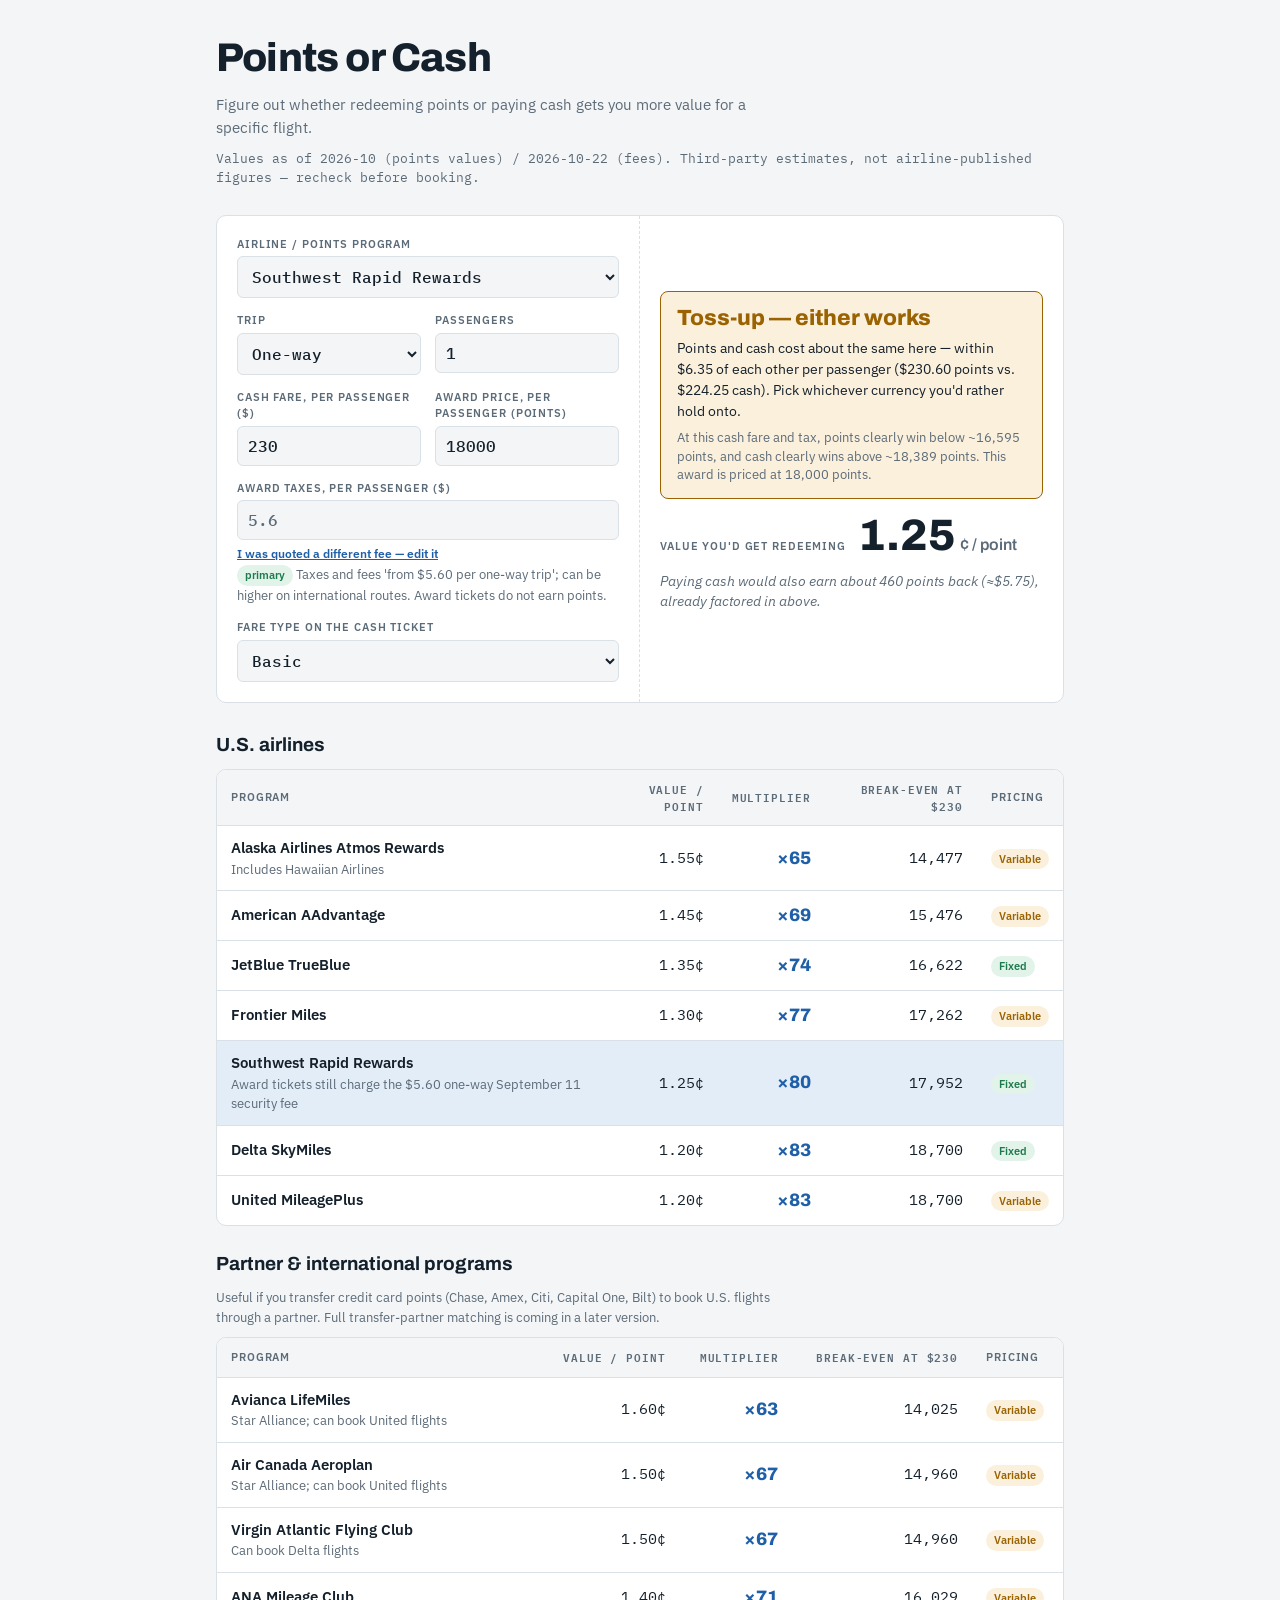
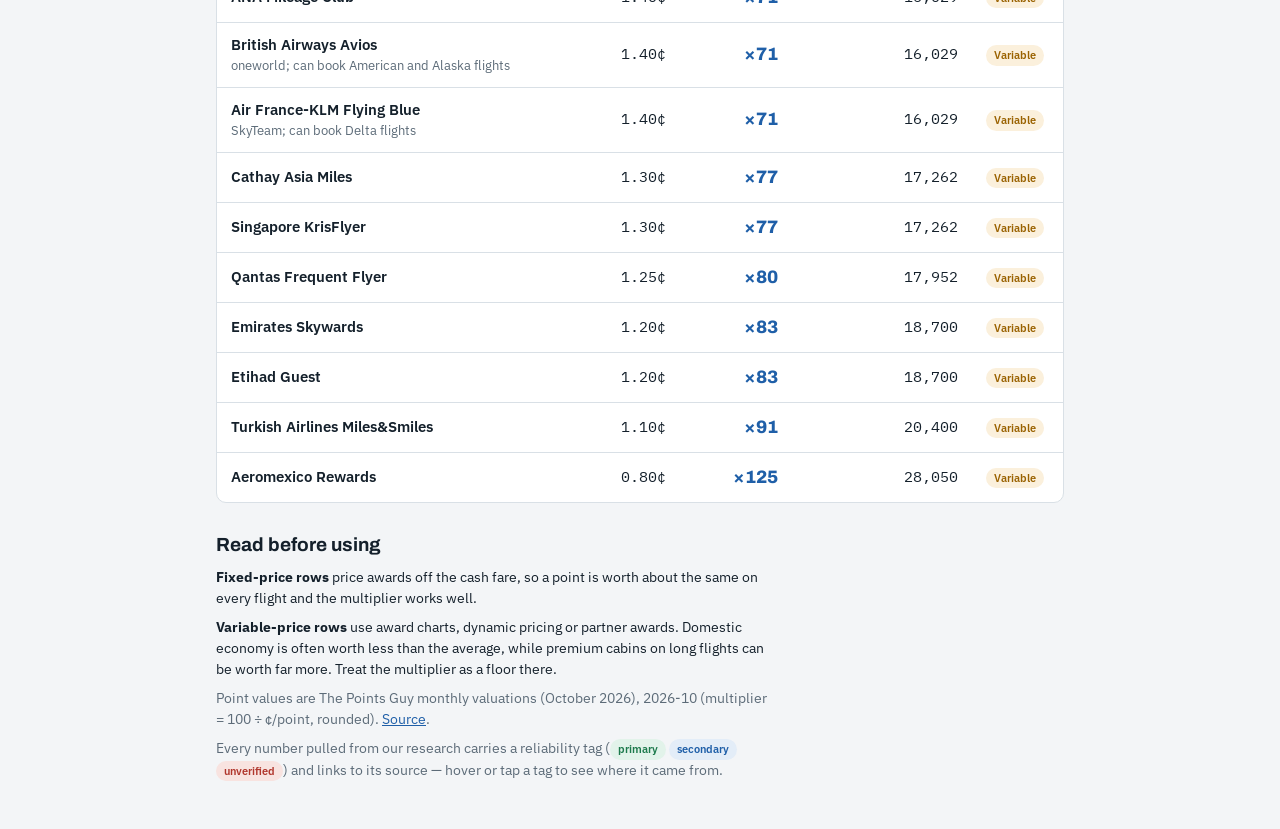
<file: index.html>
<!doctype html>
<html lang="en">
<head>
<meta charset="utf-8">
<meta name="viewport" content="width=device-width, initial-scale=1, viewport-fit=cover">
<title>Points or Cash</title>
<meta name="description" content="Decide whether to use airline points or pay cash for a flight.">
<link rel="stylesheet" href="https://fonts.googleapis.com/css2?family=Archivo:wght@500;700;800&family=IBM+Plex+Sans:wght@400;500;600&family=IBM+Plex+Mono:wght@400;500&display=swap">
<link rel="stylesheet" href="assets/css/styles.css">
</head>
<body>
<div class="wrap">
  <header>
    <h1>Points or Cash</h1>
    <p class="lede">Figure out whether redeeming points or paying cash gets you more value for a specific flight.</p>
    <p class="asof" id="asOfLine"></p>
  </header>

  <section class="calc" aria-label="Calculator">
    <div class="in">
      <div class="field full">
        <label for="prog">Airline / points program</label>
        <select id="prog"></select>
      </div>

      <div class="field">
        <label for="tripType">Trip</label>
        <select id="tripType">
          <option value="oneway">One-way</option>
          <option value="roundtrip">Round trip</option>
        </select>
      </div>
      <div class="field">
        <label for="passengers">Passengers</label>
        <input id="passengers" type="number" inputmode="numeric" min="1" step="1" value="1">
      </div>

      <div class="field">
        <label for="cash">Cash fare, per passenger ($)</label>
        <input id="cash" type="number" inputmode="decimal" min="0" step="1" value="230">
      </div>
      <div class="field">
        <label for="pts">Award price, per passenger (points)</label>
        <input id="pts" type="number" inputmode="numeric" min="0" step="100" value="18000">
      </div>

      <div class="field full">
        <label for="tax">Award taxes, per passenger ($)</label>
        <input id="tax" type="number" inputmode="decimal" min="0" step="0.01" value="5.60" readonly>
        <button type="button" class="tax-edit-toggle" id="taxEditToggle">I was quoted a different fee — edit it</button>
        <p class="note" id="taxInfo"></p>
      </div>

      <div class="field full" id="fareTypeField" hidden>
        <label for="fareType">Fare type on the cash ticket</label>
        <select id="fareType"></select>
      </div>
    </div>

    <div class="out" aria-live="polite">
      <div class="decision" id="decision">
        <p class="decision-headline" id="decisionHeadline">Enter a fare and points</p>
        <p class="decision-detail" id="decisionDetail"></p>
        <p class="decision-threshold" id="decisionThreshold"></p>
      </div>
      <div class="cpp-row">
        <label>Value you'd get redeeming</label>
        <div class="cpp" id="cppOut">–<small>¢ / point</small></div>
      </div>
      <p class="earnback" id="earnback"></p>
      <p class="totals" id="totals"></p>
    </div>
  </section>

  <section class="board">
    <h2>U.S. airlines</h2>
    <div class="scroll"><table>
      <thead><tr>
        <th>Program</th><th class="num">Value / point</th><th class="num">Multiplier</th>
        <th class="num">Break-even at $<span class="cashEcho">230</span></th><th>Pricing</th>
      </tr></thead>
      <tbody id="us"></tbody>
    </table></div>

    <h2 style="margin-top:14px">Partner &amp; international programs</h2>
    <p class="note">Useful if you transfer credit card points (Chase, Amex, Citi, Capital One, Bilt) to book U.S. flights through a partner. Full transfer-partner matching is coming in a later version.</p>
    <div class="scroll"><table>
      <thead><tr>
        <th>Program</th><th class="num">Value / point</th><th class="num">Multiplier</th>
        <th class="num">Break-even at $<span class="cashEcho">230</span></th><th>Pricing</th>
      </tr></thead>
      <tbody id="intl"></tbody>
    </table></div>
  </section>

  <section class="notes">
    <h2>Read before using</h2>
    <p><b>Fixed-price rows</b> price awards off the cash fare, so a point is worth about the same on every flight and the multiplier works well.</p>
    <p><b>Variable-price rows</b> use award charts, dynamic pricing or partner awards. Domestic economy is often worth less than the average, while premium cabins on long flights can be worth far more. Treat the multiplier as a floor there.</p>
    <p id="valuationsSourceNote" class="note"></p>
    <p class="note">Every number pulled from our research carries a reliability tag (<span class="tag primary">primary</span> <span class="tag secondary">secondary</span> <span class="tag unverified">unverified</span>) and links to its source — hover or tap a tag to see where it came from.</p>
  </section>
</div>

<script type="module" src="assets/js/main.js"></script>
</body>
</html>
</file>
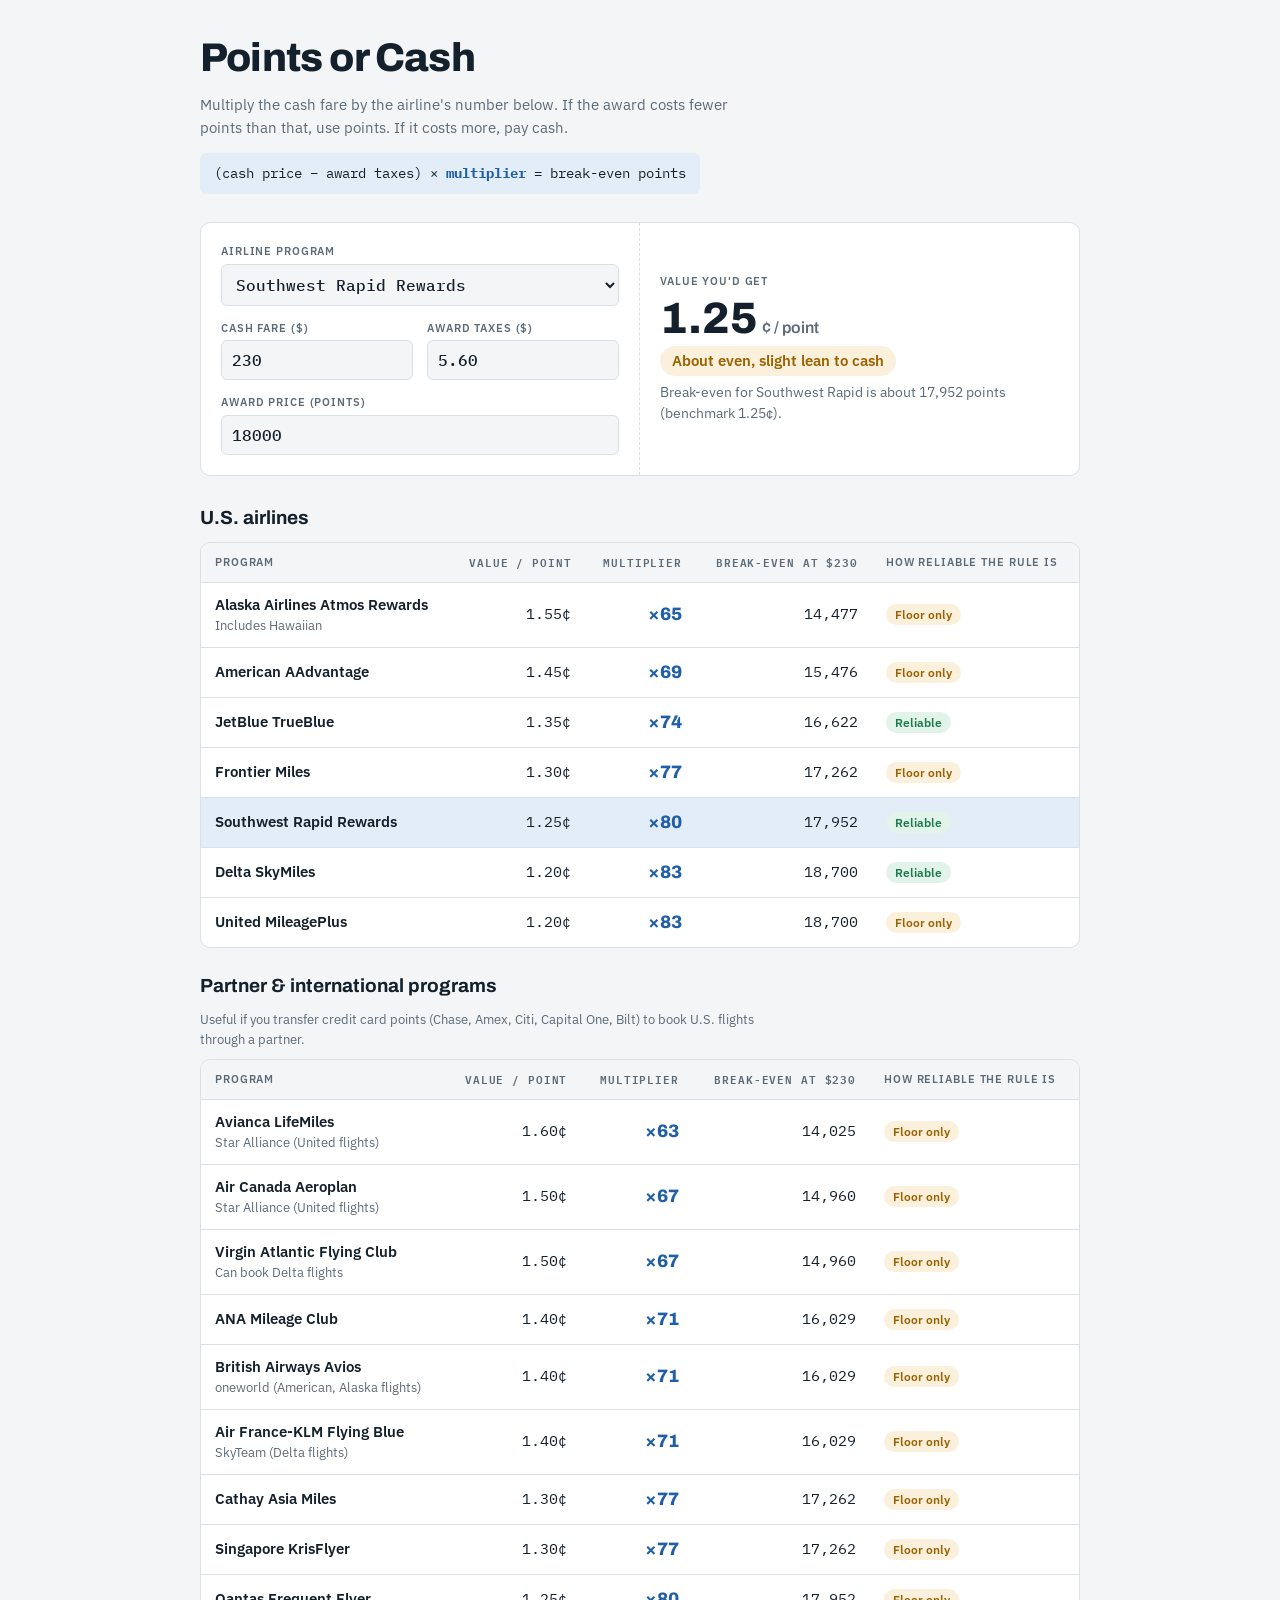
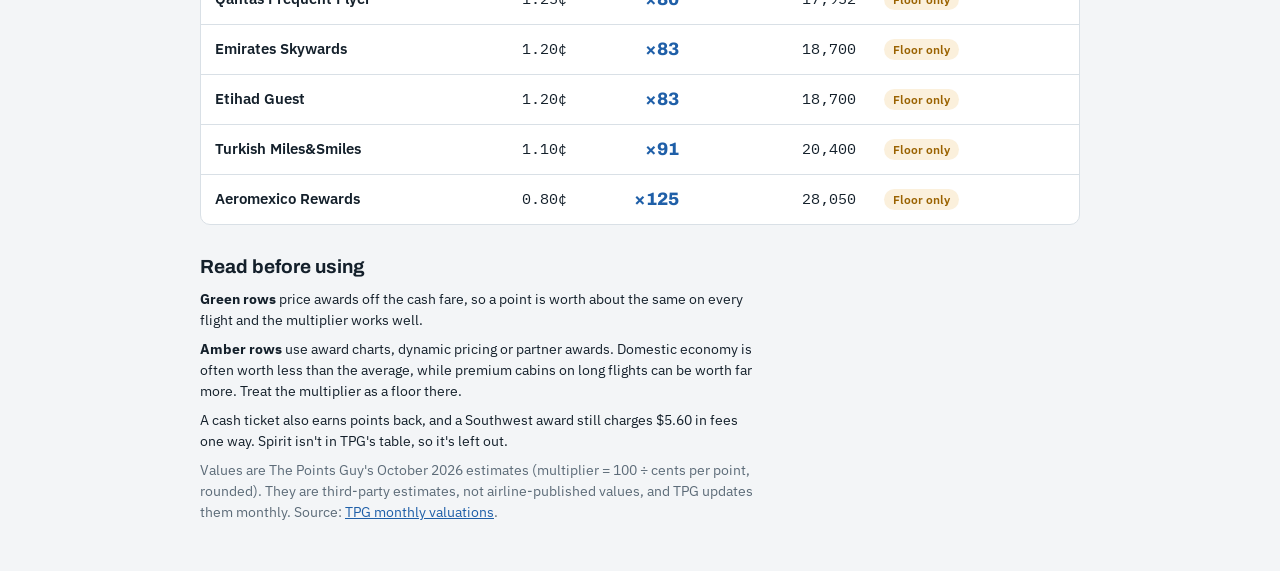
<file: Points or Cash.html>
<!doctype html><html><head><meta charset=utf8><meta name=viewport content="width=device-width,initial-scale=1,viewport-fit=cover"><style>:root{color-scheme:light;box-sizing:border-box;padding-top:env(safe-area-inset-top,0px);padding-bottom:env(safe-area-inset-bottom,0px)}html{scroll-padding-top:env(safe-area-inset-top,0px)}body{margin:0;padding:0;font:14px -apple-system,BlinkMacSystemFont,sans-serif;background:#fff;color:#000}img{max-width:100%}[hidden]:not([hidden=until-found i]){display:none!important}</style></head><body>
<title>Points or Cash</title>
<meta name="claude:viewport-fit-sides" content="cover">
<link rel="stylesheet" href="https://fonts.googleapis.com/css2?family=Archivo:wght@500;700;800&family=IBM+Plex+Sans:wght@400;500;600&family=IBM+Plex+Mono:wght@400;500&display=swap">
<style>
/* Layout: boarding-pass inspired. A calculator strip up top, then the multiplier board below. */
:root{
  --bg:#f3f5f7; --surface:#ffffff; --fg:#14202b; --muted:#5c6b78; --line:#d9e0e6;
  --accent:#1f5fa8; --accent-soft:#e3edf8;
  --good:#1d7a4c; --good-soft:#e2f3ea; --warn:#9a6200; --warn-soft:#fbf0dc; --bad:#b0362c; --bad-soft:#f8e3e0;
  --display:"Archivo", "Helvetica Neue", Arial, sans-serif;
  --body:"IBM Plex Sans", "Segoe UI", Roboto, sans-serif;
  --mono:"IBM Plex Mono", ui-monospace, Menlo, monospace;
}
@media (prefers-color-scheme: dark){:root:not([data-theme="light"]){
  --bg:#0f161d; --surface:#17212b; --fg:#e6edf3; --muted:#93a3b1; --line:#2a3a48;
  --accent:#7fb2ec; --accent-soft:#1b2f45;
  --good:#6fd39f; --good-soft:#163527; --warn:#f0bd5e; --warn-soft:#3a2d12; --bad:#f08a80; --bad-soft:#3d1d1a; color-scheme:dark}}
:root[data-theme="dark"]{
  --bg:#0f161d; --surface:#17212b; --fg:#e6edf3; --muted:#93a3b1; --line:#2a3a48;
  --accent:#7fb2ec; --accent-soft:#1b2f45;
  --good:#6fd39f; --good-soft:#163527; --warn:#f0bd5e; --warn-soft:#3a2d12; --bad:#f08a80; --bad-soft:#3d1d1a; color-scheme:dark}

body{background:var(--bg);color:var(--fg);font-family:var(--body);font-size:15px;line-height:1.5}
.wrap{max-width:880px;margin:0 auto;padding-block:28px 48px;
  padding-left:max(16px, env(safe-area-inset-left, 0px));padding-right:max(16px, env(safe-area-inset-right, 0px));
  display:flex;flex-direction:column;gap:28px}
h1{font-family:var(--display);font-weight:800;font-size:clamp(28px,5vw,40px);letter-spacing:-0.02em;margin:0;text-wrap:balance}
h2{font-family:var(--display);font-weight:700;font-size:19px;margin:0}
.lede{color:var(--muted);margin:6px 0 0;max-width:62ch}
.rule{font-family:var(--mono);font-size:14px;background:var(--accent-soft);color:var(--fg);border-radius:6px;padding:10px 14px;display:inline-block;margin-top:14px}
.rule b{color:var(--accent)}

/* calculator */
.calc{background:var(--surface);border:1px solid var(--line);border-radius:10px;display:grid;grid-template-columns:1fr 1fr;overflow:hidden}
.calc .in{padding:20px;display:grid;grid-template-columns:1fr 1fr;gap:14px;border-right:1px dashed var(--line)}
.calc .out{padding:20px;display:flex;flex-direction:column;justify-content:center;gap:6px}
.field{display:flex;flex-direction:column;gap:4px;min-width:0}
.field.full{grid-column:1/-1}
label{font-size:11px;letter-spacing:.08em;text-transform:uppercase;color:var(--muted);font-weight:600}
input,select{font:500 16px var(--mono);color:var(--fg);background:var(--bg);border:1px solid var(--line);border-radius:6px;padding:9px 10px;width:100%;box-sizing:border-box}
input:focus,select:focus{outline:2px solid var(--accent);outline-offset:1px}
.cpp{font-family:var(--display);font-weight:800;font-size:44px;line-height:1;font-variant-numeric:tabular-nums}
.cpp small{font-size:16px;font-weight:600;color:var(--muted);margin-left:4px}
.verdict{font-weight:600;font-size:15px;border-radius:999px;padding:4px 12px;align-self:flex-start}
.verdict.good{background:var(--good-soft);color:var(--good)}
.verdict.ok{background:var(--warn-soft);color:var(--warn)}
.verdict.bad{background:var(--bad-soft);color:var(--bad)}
.out p{margin:0;color:var(--muted);font-size:14px}
@media (max-width:640px){.calc{grid-template-columns:1fr}.calc .in{border-right:0;border-bottom:1px dashed var(--line)}}

/* table */
.board{display:flex;flex-direction:column;gap:10px}
.scroll{overflow-x:auto;background:var(--surface);border:1px solid var(--line);border-radius:10px}
table{border-collapse:collapse;width:100%;min-width:560px}
th,td{text-align:left;padding:11px 14px;border-bottom:1px solid var(--line);vertical-align:middle}
th{font-size:11px;letter-spacing:.08em;text-transform:uppercase;color:var(--muted);font-weight:600;background:var(--bg)}
tr:last-child td{border-bottom:0}
td.num,th.num{text-align:right;font-family:var(--mono);font-variant-numeric:tabular-nums}
td.mult{font-family:var(--display);font-weight:800;font-size:18px;color:var(--accent);text-align:right}
td.prog{font-weight:600}
td.prog span{display:block;font-weight:400;font-size:13px;color:var(--muted)}
.tag{font-size:12px;font-weight:600;border-radius:999px;padding:3px 9px;white-space:nowrap}
.tag.fixed{background:var(--good-soft);color:var(--good)}
.tag.vary{background:var(--warn-soft);color:var(--warn)}
tr.sel td{background:var(--accent-soft)}
.note{color:var(--muted);font-size:13px;margin:0;max-width:72ch}
.notes{display:flex;flex-direction:column;gap:8px}
.notes p{margin:0;font-size:14px;max-width:70ch}
a{color:var(--accent)}
</style>

<div class="wrap">
  <header>
    <h1>Points or Cash</h1>
    <p class="lede">Multiply the cash fare by the airline's number below. If the award costs fewer points than that, use points. If it costs more, pay cash.</p>
    <div class="rule">(cash price − award taxes) × <b>multiplier</b> = break-even points</div>
  </header>

  <section class="calc" aria-label="Calculator">
    <div class="in">
      <div class="field full">
        <label for="prog">Airline program</label>
        <select id="prog"></select>
      </div>
      <div class="field">
        <label for="cash">Cash fare ($)</label>
        <input id="cash" type="number" inputmode="decimal" min="0" step="1" value="230">
      </div>
      <div class="field">
        <label for="tax">Award taxes ($)</label>
        <input id="tax" type="number" inputmode="decimal" min="0" step="0.01" value="5.60">
      </div>
      <div class="field full">
        <label for="pts">Award price (points)</label>
        <input id="pts" type="number" inputmode="numeric" min="0" step="100" value="18000">
      </div>
    </div>
    <div class="out" aria-live="polite">
      <label>Value you'd get</label>
      <div class="cpp" id="cppOut">1.25<small>¢ / point</small></div>
      <div class="verdict ok" id="verdict">Break-even</div>
      <p id="detail"></p>
    </div>
  </section>

  <section class="board">
    <h2>U.S. airlines</h2>
    <div class="scroll"><table>
      <thead><tr><th>Program</th><th class="num">Value / point</th><th class="num">Multiplier</th><th class="num">Break-even at $<span class="cashEcho">230</span></th><th>How reliable the rule is</th></tr></thead>
      <tbody id="us"></tbody>
    </table></div>

    <h2 style="margin-top:14px">Partner & international programs</h2>
    <p class="note">Useful if you transfer credit card points (Chase, Amex, Citi, Capital One, Bilt) to book U.S. flights through a partner.</p>
    <div class="scroll"><table>
      <thead><tr><th>Program</th><th class="num">Value / point</th><th class="num">Multiplier</th><th class="num">Break-even at $<span class="cashEcho">230</span></th><th>How reliable the rule is</th></tr></thead>
      <tbody id="intl"></tbody>
    </table></div>
  </section>

  <section class="notes">
    <h2>Read before using</h2>
    <p><b>Green rows</b> price awards off the cash fare, so a point is worth about the same on every flight and the multiplier works well.</p>
    <p><b>Amber rows</b> use award charts, dynamic pricing or partner awards. Domestic economy is often worth less than the average, while premium cabins on long flights can be worth far more. Treat the multiplier as a floor there.</p>
    <p>A cash ticket also earns points back, and a Southwest award still charges $5.60 in fees one way. Spirit isn't in TPG's table, so it's left out.</p>
    <p class="note">Values are The Points Guy's October 2026 estimates (multiplier = 100 ÷ cents per point, rounded). They are third-party estimates, not airline-published values, and TPG updates them monthly. Source: <a href="https://thepointsguy.com/news/monthly-valuations" target="_blank" rel="noopener">TPG monthly valuations</a>.</p>
  </section>
</div>

<script>
const US=[
 ["Alaska Airlines Atmos Rewards","Includes Hawaiian",1.55,"vary"],
 ["American AAdvantage","",1.45,"vary"],
 ["JetBlue TrueBlue","",1.35,"fixed"],
 ["Frontier Miles","",1.30,"vary"],
 ["Southwest Rapid Rewards","",1.25,"fixed"],
 ["Delta SkyMiles","",1.20,"fixed"],
 ["United MileagePlus","",1.20,"vary"]
];
const INTL=[
 ["Avianca LifeMiles","Star Alliance (United flights)",1.60,"vary"],
 ["Air Canada Aeroplan","Star Alliance (United flights)",1.50,"vary"],
 ["Virgin Atlantic Flying Club","Can book Delta flights",1.50,"vary"],
 ["ANA Mileage Club","",1.40,"vary"],
 ["British Airways Avios","oneworld (American, Alaska flights)",1.40,"vary"],
 ["Air France-KLM Flying Blue","SkyTeam (Delta flights)",1.40,"vary"],
 ["Cathay Asia Miles","",1.30,"vary"],
 ["Singapore KrisFlyer","",1.30,"vary"],
 ["Qantas Frequent Flyer","",1.25,"vary"],
 ["Emirates Skywards","",1.20,"vary"],
 ["Etihad Guest","",1.20,"vary"],
 ["Turkish Miles&Smiles","",1.10,"vary"],
 ["Aeromexico Rewards","",0.80,"vary"]
];
const ALL=[...US,...INTL];
const mult=c=>Math.round(100/c);
const fmt=n=>Math.round(n).toLocaleString();
const $=id=>document.getElementById(id);

const sel=$("prog");
ALL.forEach((r,i)=>{const o=document.createElement("option");o.value=i;o.textContent=r[0];if(r[0].startsWith("Southwest"))o.selected=true;sel.appendChild(o)});

function rows(list,tbody,offset,net,selIdx){
  tbody.innerHTML=list.map((r,i)=>{
    const idx=i+offset;
    const tag=r[3]==="fixed"?'<span class="tag fixed">Reliable</span>':'<span class="tag vary">Floor only</span>';
    return `<tr class="${idx===selIdx?'sel':''}"><td class="prog">${r[0]}${r[1]?`<span>${r[1]}</span>`:''}</td><td class="num">${r[2].toFixed(2)}¢</td><td class="mult">×${mult(r[2])}</td><td class="num">${net>0?fmt(net*100/r[2]):'–'}</td><td>${tag}</td></tr>`;
  }).join("");
}

function update(){
  const i=+sel.value, r=ALL[i];
  const cash=parseFloat($("cash").value)||0, tax=parseFloat($("tax").value)||0, pts=parseFloat($("pts").value)||0;
  const net=Math.max(cash-tax,0);
  document.querySelectorAll(".cashEcho").forEach(e=>e.textContent=fmt(cash));
  rows(US,$("us"),0,net,i); rows(INTL,$("intl"),US.length,net,i);
  const v=$("verdict"), out=$("cppOut"), d=$("detail");
  if(!pts||!net){out.innerHTML='–<small>¢ / point</small>';v.className="verdict ok";v.textContent="Enter a fare and points";d.textContent="";return}
  const cpp=net/pts*100, be=net*100/r[2], ratio=cpp/r[2];
  out.innerHTML=cpp.toFixed(2)+'<small>¢ / point</small>';
  if(ratio>=1.05){v.className="verdict good";v.textContent="Use points"}
  else if(ratio>=0.95){v.className="verdict ok";v.textContent="About even, slight lean to "+(ratio>=1?"points":"cash")}
  else{v.className="verdict bad";v.textContent="Pay cash"}
  d.textContent=`Break-even for ${r[0].split(" ").slice(0,2).join(" ")} is about ${fmt(be)} points (benchmark ${r[2].toFixed(2)}¢).`;
}
["prog","cash","tax","pts"].forEach(id=>$(id).addEventListener("input",update));
update();
</script>

</body></html>
</file>
<file: assets/css/styles.css>
/* Layout: boarding-pass inspired, carried over from the prototype. */
:root{
  --bg:#f3f5f7; --surface:#ffffff; --fg:#14202b; --muted:#5c6b78; --line:#d9e0e6;
  --accent:#1f5fa8; --accent-soft:#e3edf8;
  --good:#1d7a4c; --good-soft:#e2f3ea; --warn:#9a6200; --warn-soft:#fbf0dc; --bad:#b0362c; --bad-soft:#f8e3e0;
  --display:"Archivo", "Helvetica Neue", Arial, sans-serif;
  --body:"IBM Plex Sans", "Segoe UI", Roboto, sans-serif;
  --mono:"IBM Plex Mono", ui-monospace, Menlo, monospace;
}
@media (prefers-color-scheme: dark){:root:not([data-theme="light"]){
  --bg:#0f161d; --surface:#17212b; --fg:#e6edf3; --muted:#93a3b1; --line:#2a3a48;
  --accent:#7fb2ec; --accent-soft:#1b2f45;
  --good:#6fd39f; --good-soft:#163527; --warn:#f0bd5e; --warn-soft:#3a2d12; --bad:#f08a80; --bad-soft:#3d1d1a; color-scheme:dark}}
:root[data-theme="dark"]{
  --bg:#0f161d; --surface:#17212b; --fg:#e6edf3; --muted:#93a3b1; --line:#2a3a48;
  --accent:#7fb2ec; --accent-soft:#1b2f45;
  --good:#6fd39f; --good-soft:#163527; --warn:#f0bd5e; --warn-soft:#3a2d12; --bad:#f08a80; --bad-soft:#3d1d1a; color-scheme:dark}

*{box-sizing:border-box}
body{margin:0;background:var(--bg);color:var(--fg);font-family:var(--body);font-size:15px;line-height:1.5}
.wrap{max-width:880px;margin:0 auto;padding-block:28px 48px;
  padding-left:max(16px, env(safe-area-inset-left, 0px));padding-right:max(16px, env(safe-area-inset-right, 0px));
  display:flex;flex-direction:column;gap:28px}
h1{font-family:var(--display);font-weight:800;font-size:clamp(28px,5vw,40px);letter-spacing:-0.02em;margin:0;text-wrap:balance}
h2{font-family:var(--display);font-weight:700;font-size:19px;margin:0}
.lede{color:var(--muted);margin:6px 0 0;max-width:62ch}
.asof{font-family:var(--mono);font-size:12.5px;color:var(--muted);margin:10px 0 0}

/* calculator */
.calc{background:var(--surface);border:1px solid var(--line);border-radius:10px;display:grid;grid-template-columns:1fr 1fr;overflow:hidden}
.calc .in{padding:20px;display:grid;grid-template-columns:1fr 1fr;gap:14px;border-right:1px dashed var(--line);align-content:start}
.calc .out{padding:20px;display:flex;flex-direction:column;justify-content:center;gap:14px}

.decision{border-radius:8px;padding:14px 16px;border:1px solid var(--line);background:var(--bg)}
.decision.points{background:var(--good-soft);border-color:var(--good)}
.decision.cash{background:var(--bad-soft);border-color:var(--bad)}
.decision.even{background:var(--warn-soft);border-color:var(--warn)}
.decision-headline{font-family:var(--display);font-weight:800;font-size:22px;margin:0 0 6px;line-height:1.15}
.decision.points .decision-headline{color:var(--good)}
.decision.cash .decision-headline{color:var(--bad)}
.decision.even .decision-headline{color:var(--warn)}
.decision-detail{margin:0 0 6px;font-size:14px;color:var(--fg)}
.decision-threshold{margin:0;font-size:12.5px;color:var(--muted)}

.cpp-row{display:flex;align-items:baseline;gap:10px;flex-wrap:wrap}
.cpp-row label{margin-right:2px}
.field{display:flex;flex-direction:column;gap:4px;min-width:0}
.field.full{grid-column:1/-1}
label{font-size:11px;letter-spacing:.08em;text-transform:uppercase;color:var(--muted);font-weight:600;display:flex;align-items:center;gap:6px}
input,select{font:500 16px var(--mono);color:var(--fg);background:var(--bg);border:1px solid var(--line);border-radius:6px;padding:9px 10px;width:100%;box-sizing:border-box}
input:focus,select:focus{outline:2px solid var(--accent);outline-offset:1px}
input.locked{color:var(--muted);cursor:default}
.tax-edit-toggle{align-self:flex-start;background:none;border:none;padding:0;margin-top:2px;font:600 12px var(--body);color:var(--accent);text-decoration:underline;cursor:pointer}
.cpp{font-family:var(--display);font-weight:800;font-size:44px;line-height:1;font-variant-numeric:tabular-nums}
.cpp small{font-size:16px;font-weight:600;color:var(--muted);margin-left:4px}
.verdict{font-weight:600;font-size:15px;border-radius:999px;padding:4px 12px;align-self:flex-start}
.verdict.good{background:var(--good-soft);color:var(--good)}
.verdict.ok{background:var(--warn-soft);color:var(--warn)}
.verdict.bad{background:var(--bad-soft);color:var(--bad)}
.out .earnback,.out .totals{margin:0;color:var(--muted);font-size:13.5px}
.out .earnback{font-style:italic}
@media (max-width:640px){.calc{grid-template-columns:1fr}.calc .in{border-right:0;border-bottom:1px dashed var(--line)}}

/* table */
.board{display:flex;flex-direction:column;gap:10px}
.scroll{overflow-x:auto;background:var(--surface);border:1px solid var(--line);border-radius:10px}
table{border-collapse:collapse;width:100%;min-width:560px}
th,td{text-align:left;padding:11px 14px;border-bottom:1px solid var(--line);vertical-align:middle}
th{font-size:11px;letter-spacing:.08em;text-transform:uppercase;color:var(--muted);font-weight:600;background:var(--bg)}
tr:last-child td{border-bottom:0}
td.num,th.num{text-align:right;font-family:var(--mono);font-variant-numeric:tabular-nums}
td.mult{font-family:var(--display);font-weight:800;font-size:18px;color:var(--accent);text-align:right}
td.prog{font-weight:600}
td.prog span{display:block;font-weight:400;font-size:13px;color:var(--muted)}
tr.sel td{background:var(--accent-soft)}

/* verification tags */
.tag{font-size:11px;font-weight:600;border-radius:999px;padding:2px 8px;white-space:nowrap;display:inline-block}
.tag.fixed{background:var(--good-soft);color:var(--good)}
.tag.vary{background:var(--warn-soft);color:var(--warn)}
.tag.primary{background:var(--good-soft);color:var(--good)}
.tag.secondary{background:var(--accent-soft);color:var(--accent)}
.tag.general{background:var(--line);color:var(--muted)}
.tag.unverified{background:var(--bad-soft);color:var(--bad)}
.badge-link{text-decoration:none}

.note{color:var(--muted);font-size:13px;margin:0;max-width:72ch}
.notes{display:flex;flex-direction:column;gap:8px}
.notes p{margin:0;font-size:14px;max-width:70ch}
a{color:var(--accent)}
</file>
